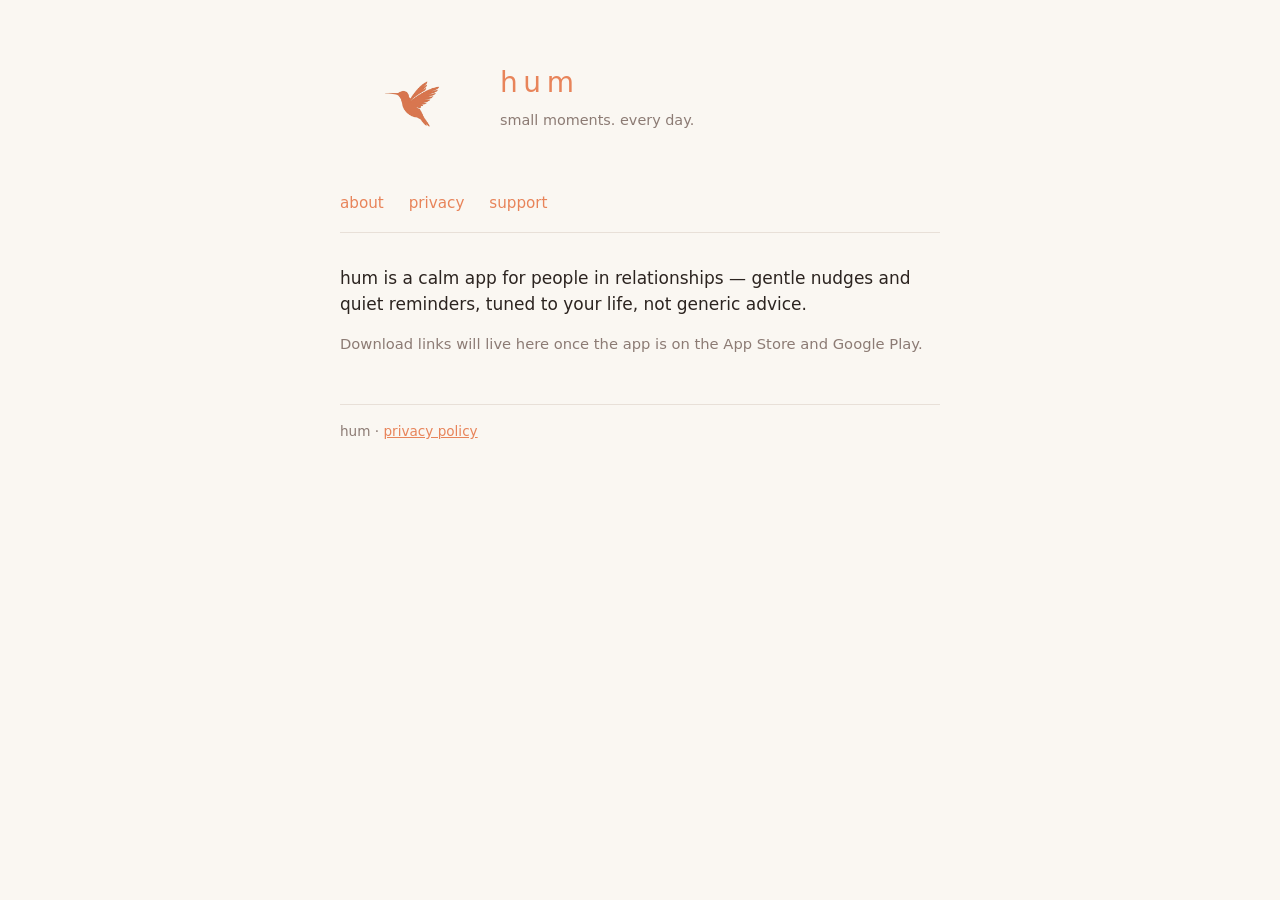
<file: index.html>
<!DOCTYPE html>
<html lang="en">
  <head>
    <meta charset="utf-8" />
    <meta name="viewport" content="width=device-width, initial-scale=1" />
    <title>hum</title>
    <link rel="icon" href="assets/icon.png" type="image/png" />
    <link rel="apple-touch-icon" href="assets/icon.png" />
    <link rel="stylesheet" href="styles.css" />
  </head>
  <body>
    <div class="wrap">
      <header>
        <div class="brand">
          <img
            class="mark"
            src="assets/icon.png"
            alt="hum"
            width="144"
            height="144"
            decoding="async"
          />
          <div>
            <h1>hum</h1>
            <p class="tag">small moments. every day.</p>
          </div>
        </div>
        <nav>
          <a href="about.html">about</a>
          <a href="privacy.html">privacy</a>
          <a href="support.html">support</a>
        </nav>
      </header>
      <p>
        hum is a calm app for people in relationships — gentle nudges and quiet reminders, tuned to your
        life, not generic advice.
      </p>
      <p class="muted">Download links will live here once the app is on the App Store and Google Play.</p>
      <footer>
        <p>hum · <a href="privacy.html">privacy policy</a></p>
      </footer>
    </div>
  </body>
</html>
</file>
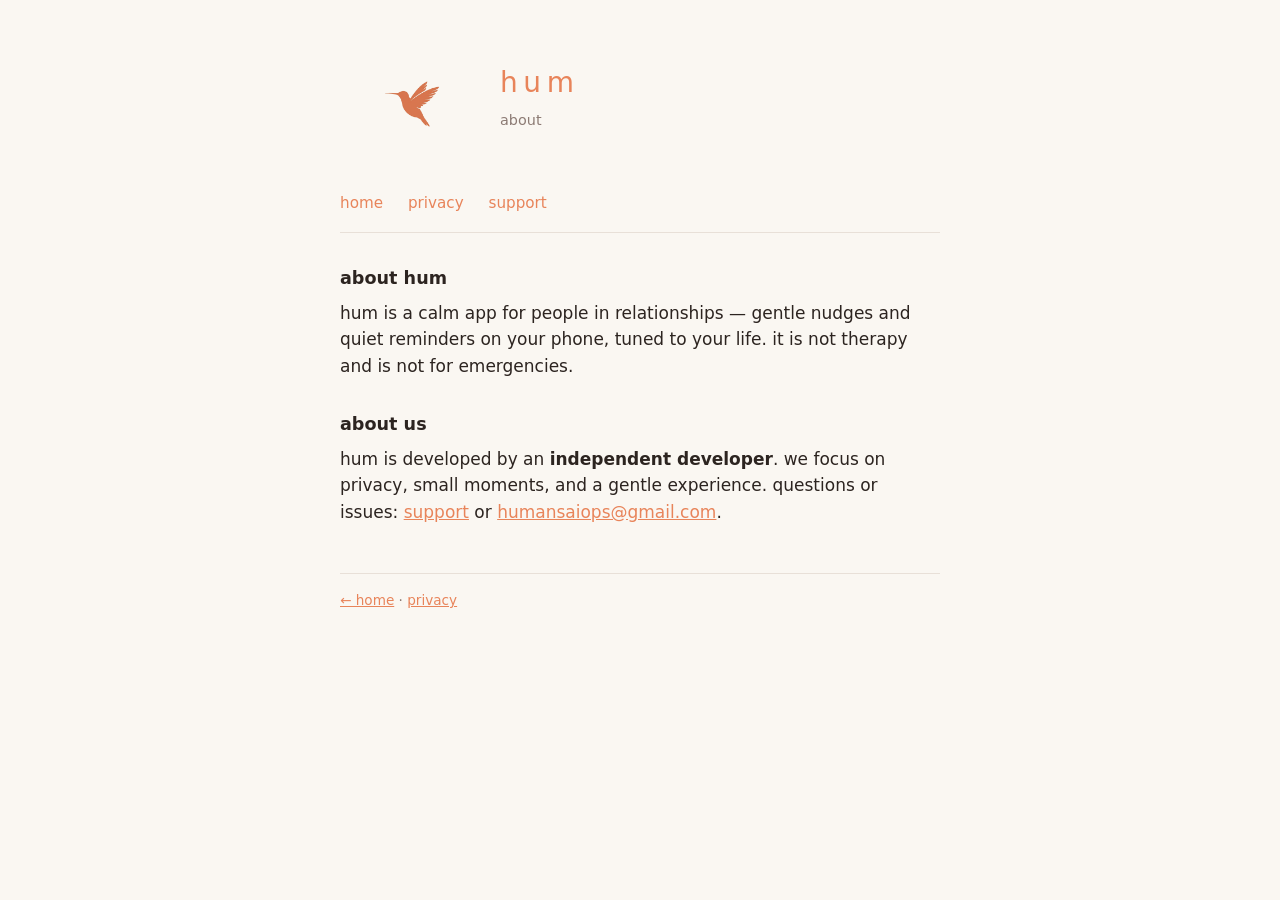
<file: about.html>
<!DOCTYPE html>
<html lang="en">
  <head>
    <meta charset="utf-8" />
    <meta name="viewport" content="width=device-width, initial-scale=1" />
    <title>about · hum</title>
    <link rel="icon" href="assets/icon.png" type="image/png" />
    <link rel="apple-touch-icon" href="assets/icon.png" />
    <link rel="stylesheet" href="styles.css" />
  </head>
  <body>
    <div class="wrap">
      <header>
        <div class="brand">
          <img
            class="mark"
            src="assets/icon.png"
            alt="hum"
            width="144"
            height="144"
            decoding="async"
          />
          <div>
            <h1>hum</h1>
            <p class="tag">about</p>
          </div>
        </div>
        <nav>
          <a href="index.html">home</a>
          <a href="privacy.html">privacy</a>
          <a href="support.html">support</a>
        </nav>
      </header>

      <h2>about hum</h2>
      <p>
        hum is a calm app for people in relationships — gentle nudges and quiet reminders on your phone,
        tuned to your life. it is not therapy and is not for emergencies.
      </p>

      <h2>about us</h2>
      <p>
        hum is developed by an <strong>independent developer</strong>. we focus on privacy, small moments,
        and a gentle experience. questions or issues:
        <a href="support.html">support</a> or
        <a href="mailto:humansaiops@gmail.com">humansaiops@gmail.com</a>.
      </p>

      <footer>
        <p><a href="index.html">← home</a> · <a href="privacy.html">privacy</a></p>
      </footer>
    </div>
  </body>
</html>
</file>
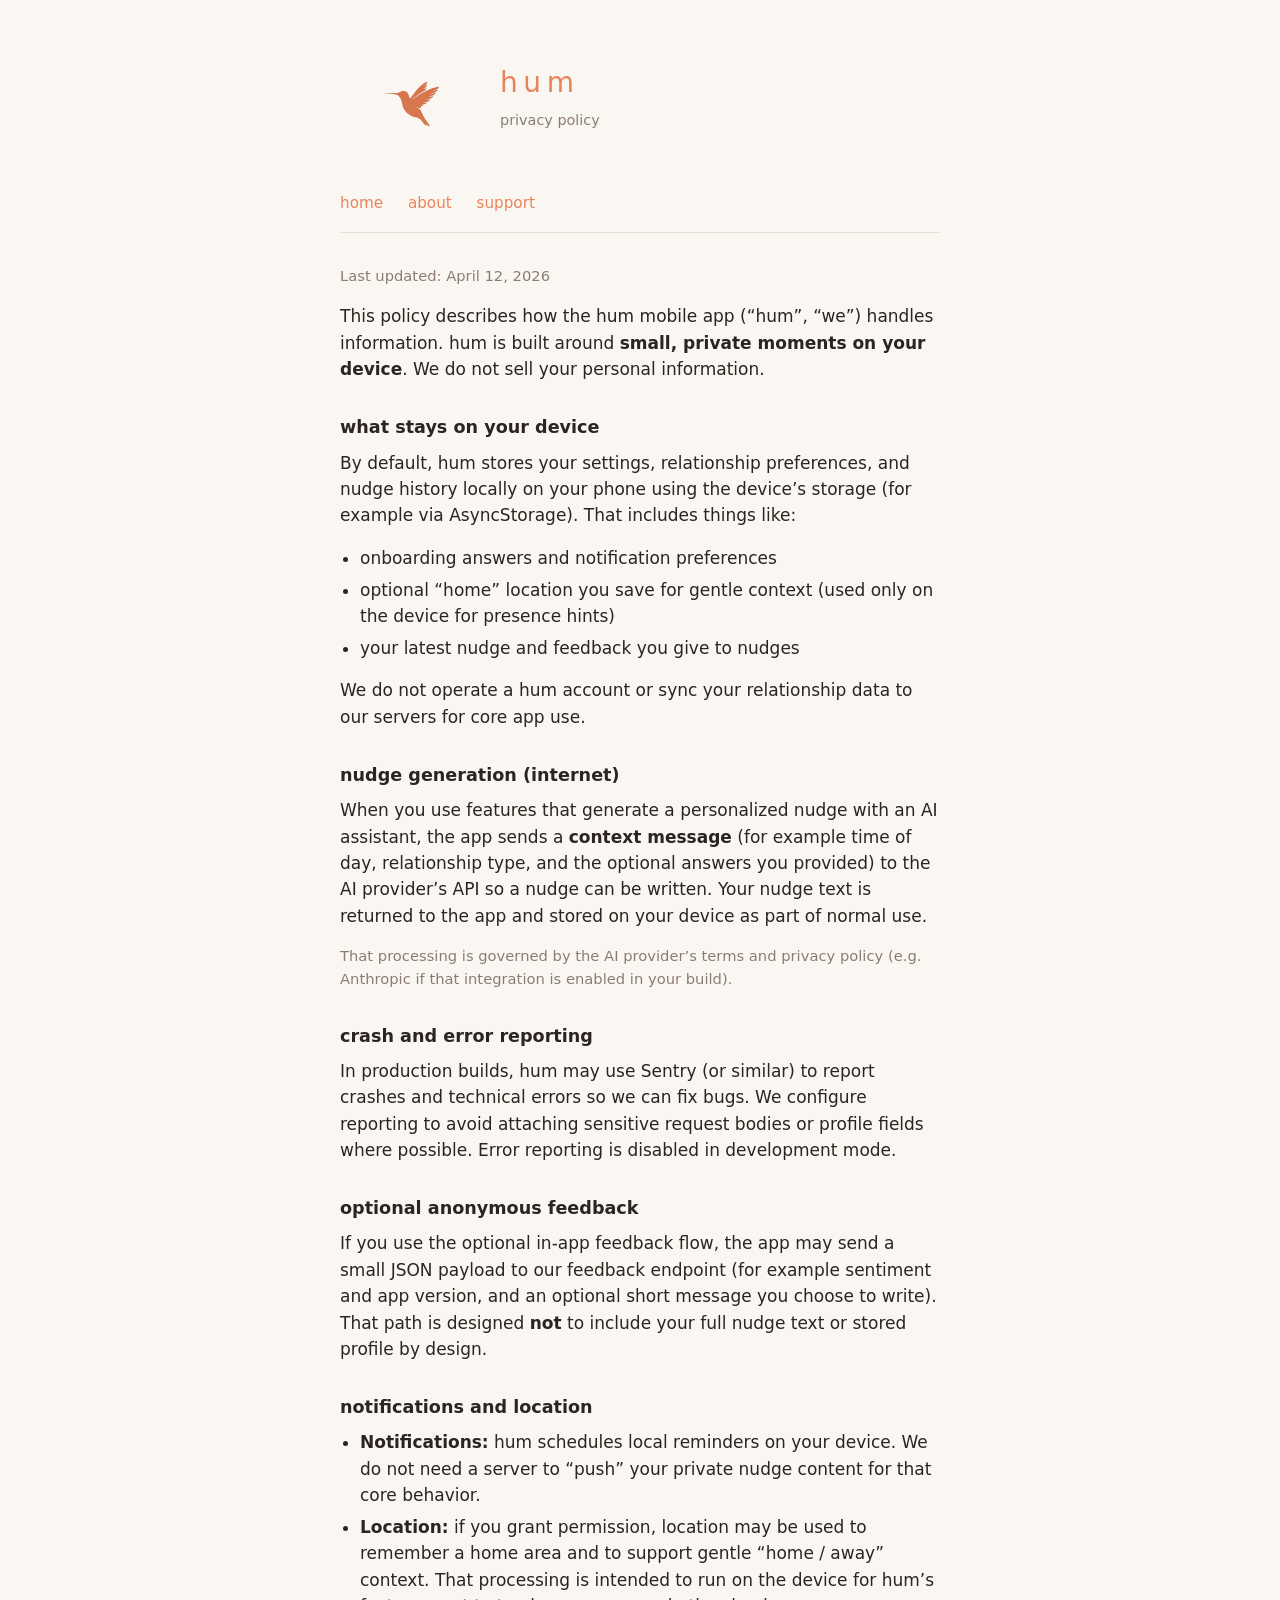
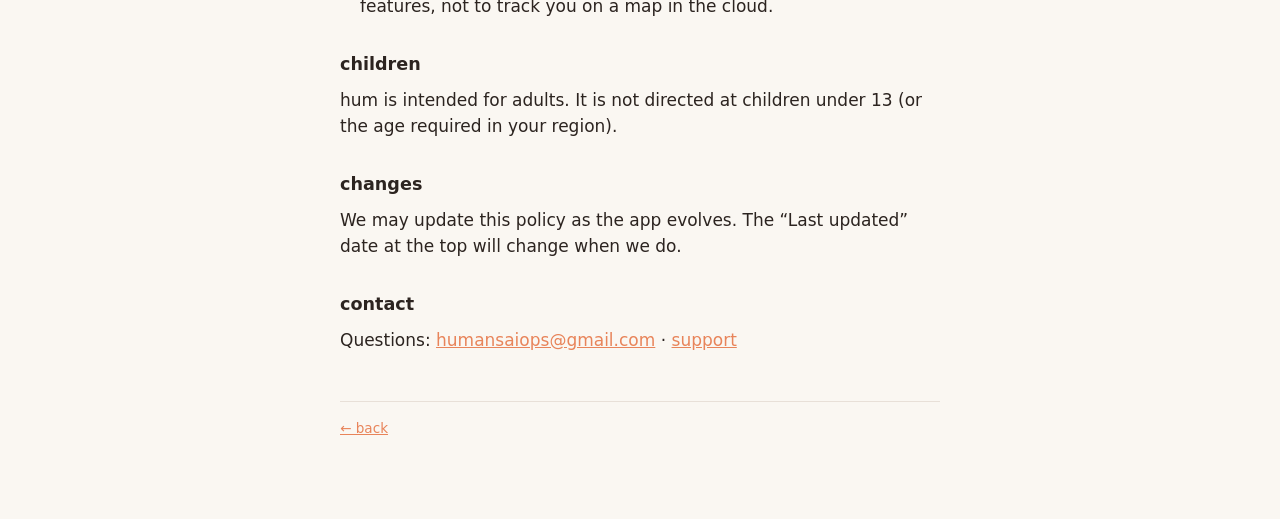
<file: privacy.html>
<!DOCTYPE html>
<html lang="en">
  <head>
    <meta charset="utf-8" />
    <meta name="viewport" content="width=device-width, initial-scale=1" />
    <title>privacy · hum</title>
    <link rel="icon" href="assets/icon.png" type="image/png" />
    <link rel="apple-touch-icon" href="assets/icon.png" />
    <link rel="stylesheet" href="styles.css" />
  </head>
  <body>
    <div class="wrap">
      <header>
        <div class="brand">
          <img
            class="mark"
            src="assets/icon.png"
            alt="hum"
            width="144"
            height="144"
            decoding="async"
          />
          <div>
            <h1>hum</h1>
            <p class="tag">privacy policy</p>
          </div>
        </div>
        <nav>
          <a href="index.html">home</a>
          <a href="about.html">about</a>
          <a href="support.html">support</a>
        </nav>
      </header>

      <p class="muted">Last updated: April 12, 2026</p>

      <p>
        This policy describes how the hum mobile app (“hum”, “we”) handles information. hum is built
        around <strong>small, private moments on your device</strong>. We do not sell your personal
        information.
      </p>

      <h2>what stays on your device</h2>
      <p>By default, hum stores your settings, relationship preferences, and nudge history locally on your phone using the device’s storage (for example via AsyncStorage). That includes things like:</p>
      <ul>
        <li>onboarding answers and notification preferences</li>
        <li>optional “home” location you save for gentle context (used only on the device for presence hints)</li>
        <li>your latest nudge and feedback you give to nudges</li>
      </ul>
      <p>We do not operate a hum account or sync your relationship data to our servers for core app use.</p>

      <h2>nudge generation (internet)</h2>
      <p>
        When you use features that generate a personalized nudge with an AI assistant, the app sends a
        <strong>context message</strong> (for example time of day, relationship type, and the optional
        answers you provided) to the AI provider’s API so a nudge can be written. Your nudge text is
        returned to the app and stored on your device as part of normal use.
      </p>
      <p class="muted">
        That processing is governed by the AI provider’s terms and privacy policy (e.g. Anthropic if that
        integration is enabled in your build).
      </p>

      <h2>crash and error reporting</h2>
      <p>
        In production builds, hum may use Sentry (or similar) to report crashes and technical errors so
        we can fix bugs. We configure reporting to avoid attaching sensitive request bodies or profile
        fields where possible. Error reporting is disabled in development mode.
      </p>

      <h2>optional anonymous feedback</h2>
      <p>
        If you use the optional in-app feedback flow, the app may send a small JSON payload to our
        feedback endpoint (for example sentiment and app version, and an optional short message you
        choose to write). That path is designed <strong>not</strong> to include your full nudge text or
        stored profile by design.
      </p>

      <h2>notifications and location</h2>
      <ul>
        <li><strong>Notifications:</strong> hum schedules local reminders on your device. We do not need a server to “push” your private nudge content for that core behavior.</li>
        <li><strong>Location:</strong> if you grant permission, location may be used to remember a home area and to support gentle “home / away” context. That processing is intended to run on the device for hum’s features, not to track you on a map in the cloud.</li>
      </ul>

      <h2>children</h2>
      <p>hum is intended for adults. It is not directed at children under 13 (or the age required in your region).</p>

      <h2>changes</h2>
      <p>We may update this policy as the app evolves. The “Last updated” date at the top will change when we do.</p>

      <h2>contact</h2>
      <p>
        Questions:
        <a href="mailto:humansaiops@gmail.com">humansaiops@gmail.com</a>
        · <a href="support.html">support</a>
      </p>

      <footer>
        <p><a href="index.html">← back</a></p>
      </footer>
    </div>
  </body>
</html>
</file>
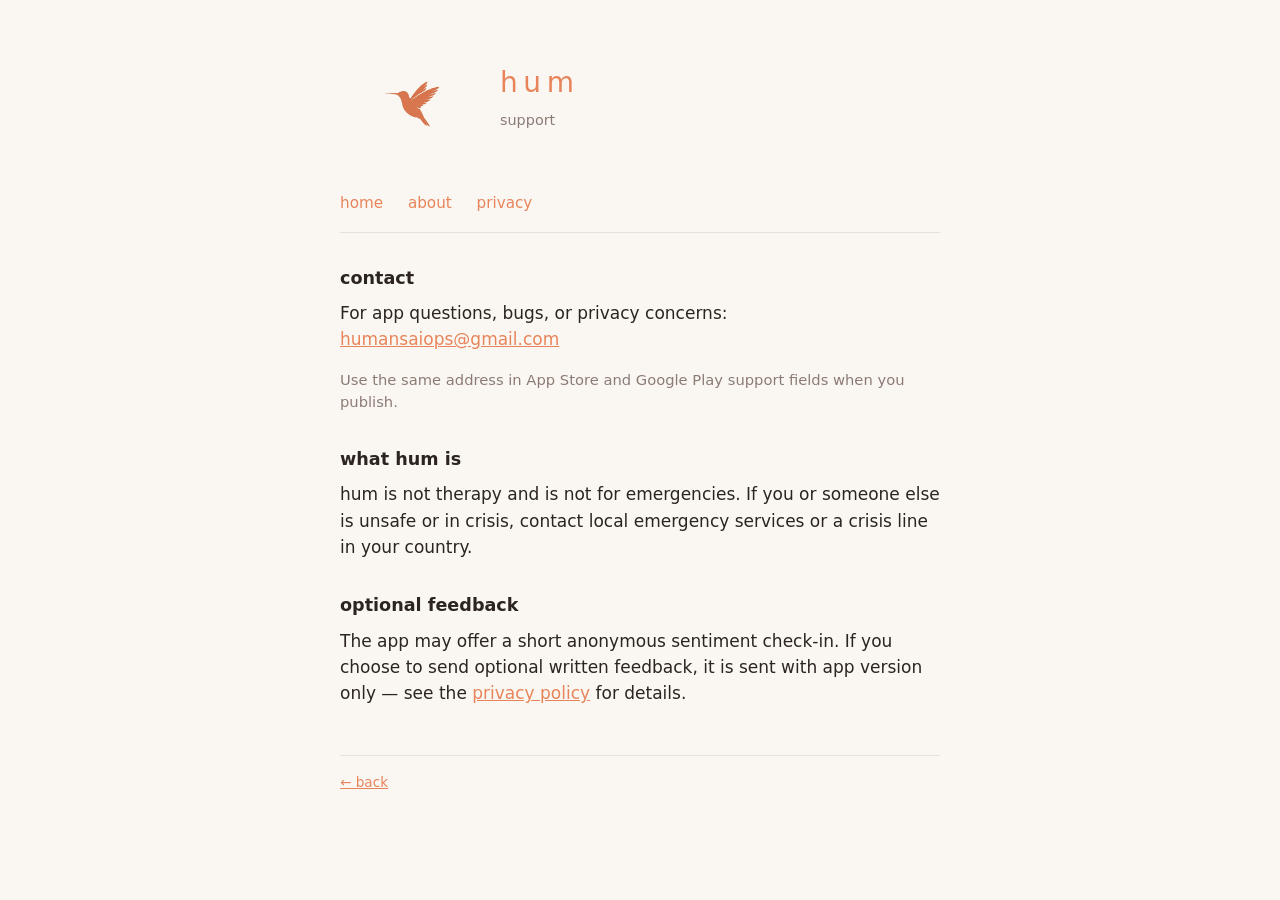
<file: support.html>
<!DOCTYPE html>
<html lang="en">
  <head>
    <meta charset="utf-8" />
    <meta name="viewport" content="width=device-width, initial-scale=1" />
    <title>support · hum</title>
    <link rel="icon" href="assets/icon.png" type="image/png" />
    <link rel="apple-touch-icon" href="assets/icon.png" />
    <link rel="stylesheet" href="styles.css" />
  </head>
  <body>
    <div class="wrap">
      <header>
        <div class="brand">
          <img
            class="mark"
            src="assets/icon.png"
            alt="hum"
            width="144"
            height="144"
            decoding="async"
          />
          <div>
            <h1>hum</h1>
            <p class="tag">support</p>
          </div>
        </div>
        <nav>
          <a href="index.html">home</a>
          <a href="about.html">about</a>
          <a href="privacy.html">privacy</a>
        </nav>
      </header>

      <h2>contact</h2>
      <p>
        For app questions, bugs, or privacy concerns:
        <a href="mailto:humansaiops@gmail.com">humansaiops@gmail.com</a>
      </p>
      <p class="muted">Use the same address in App Store and Google Play support fields when you publish.</p>

      <h2>what hum is</h2>
      <p>
        hum is not therapy and is not for emergencies. If you or someone else is unsafe or in crisis,
        contact local emergency services or a crisis line in your country.
      </p>

      <h2>optional feedback</h2>
      <p>
        The app may offer a short anonymous sentiment check-in. If you choose to send optional written
        feedback, it is sent with app version only — see the
        <a href="privacy.html">privacy policy</a> for details.
      </p>

      <footer>
        <p><a href="index.html">← back</a></p>
      </footer>
    </div>
  </body>
</html>
</file>
<file: styles.css>
:root {
  --bg: #faf7f2;
  --text: #2c2420;
  --muted: #8c7b74;
  --primary: #e8845a;
  --border: #e8e0d8;
  --surface: #f2ede6;
}

* {
  box-sizing: border-box;
}

body {
  margin: 0;
  font-family: ui-sans-serif, system-ui, -apple-system, Segoe UI, Roboto, Helvetica, Arial, sans-serif;
  font-size: 17px;
  line-height: 1.55;
  color: var(--text);
  background: var(--bg);
}

.wrap {
  max-width: 40rem;
  margin: 0 auto;
  padding: 2rem 1.25rem 4rem;
}

header {
  margin-bottom: 2rem;
  padding-bottom: 1rem;
  border-bottom: 1px solid var(--border);
}

.brand {
  display: flex;
  align-items: center;
  gap: 1rem;
  margin-bottom: 0.5rem;
}

.mark {
  width: 144px;
  height: 144px;
  flex-shrink: 0;
  display: block;
  border-radius: 32px;
  object-fit: cover;
}

.brand h1 {
  margin: 0 0 0.25rem;
}

h1 {
  font-size: 1.75rem;
  font-weight: 500;
  letter-spacing: 0.2em;
  text-transform: lowercase;
  margin: 0 0 0.25rem;
  color: var(--primary);
}

.tag {
  font-size: 0.9rem;
  color: var(--muted);
  font-weight: 400;
}

nav {
  margin-top: 1rem;
  font-size: 0.95rem;
}

nav a {
  color: var(--primary);
  text-decoration: none;
  margin-right: 1.25rem;
}

nav a:hover {
  text-decoration: underline;
}

h2 {
  font-size: 1.1rem;
  font-weight: 600;
  margin: 2rem 0 0.5rem;
  text-transform: lowercase;
}

p,
ul {
  margin: 0 0 1rem;
}

ul {
  padding-left: 1.25rem;
}

li {
  margin-bottom: 0.35rem;
}

.muted {
  color: var(--muted);
  font-size: 0.92rem;
}

footer {
  margin-top: 3rem;
  padding-top: 1rem;
  border-top: 1px solid var(--border);
  font-size: 0.85rem;
  color: var(--muted);
}

a {
  color: var(--primary);
}

.card {
  background: var(--surface);
  border: 1px solid var(--border);
  border-radius: 12px;
  padding: 1rem 1.25rem;
  margin: 1rem 0;
}
</file>
